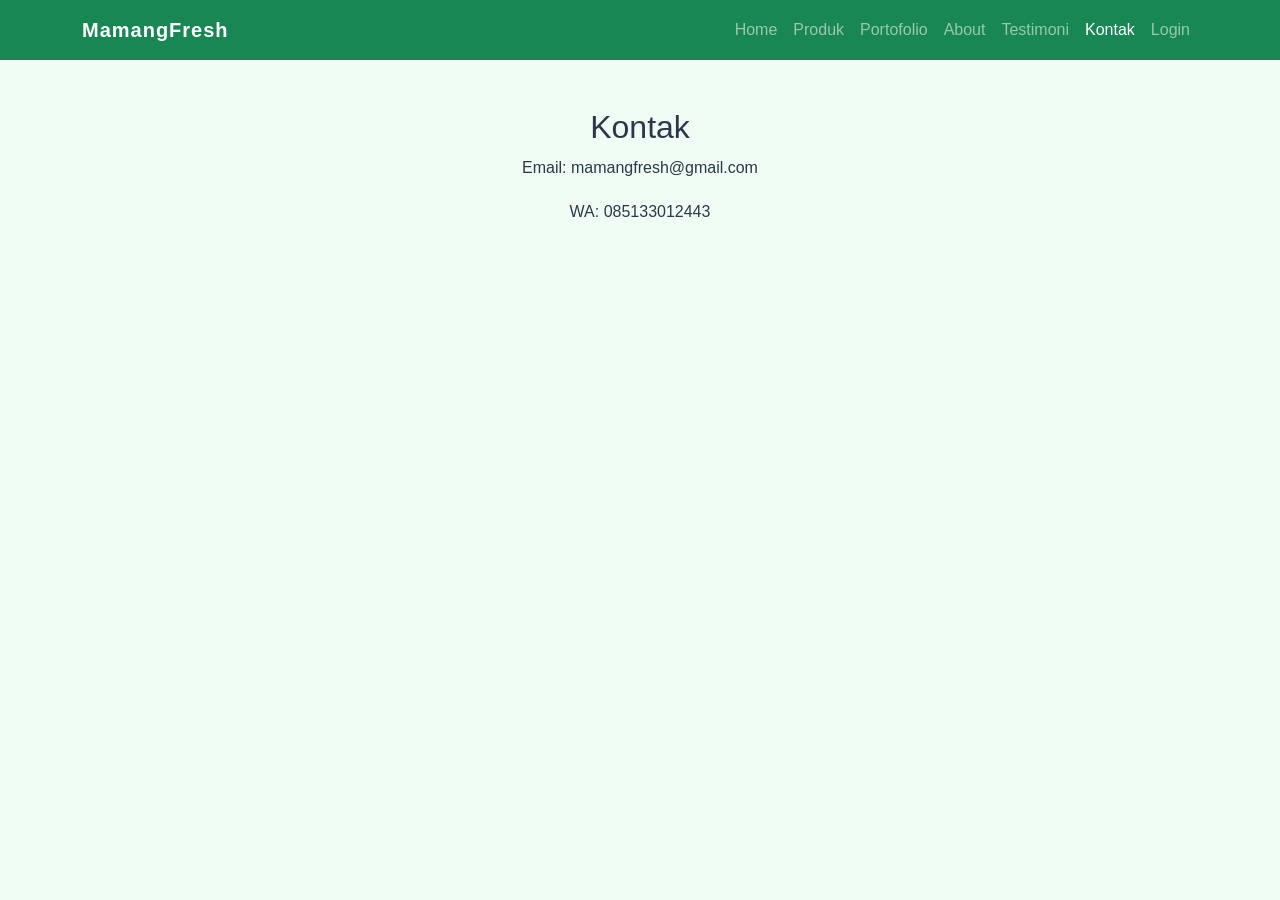
<file: contact.html>
<!doctype html>
<html>
  <head>
    <title>Kontak</title>
    <link
      href="https://cdn.jsdelivr.net/npm/bootstrap@5.3.0/dist/css/bootstrap.min.css"
      rel="stylesheet"
    />
    <link rel="stylesheet" href="style.css" />
  </head>
  <body>
    <nav class="navbar navbar-expand-lg navbar-dark bg-success">
      <div class="container">
        <a class="navbar-brand">MamangFresh</a>
        <div class="collapse navbar-collapse">
          <ul class="navbar-nav ms-auto">
            <li class="nav-item">
              <a class="nav-link" href="index.html">Home</a>
            </li>
            <li class="nav-item">
              <a class="nav-link" href="produk.html">Produk</a>
            </li>
            <li class="nav-item">
              <a class="nav-link" href="portfolio.html">Portofolio</a>
            </li>
            <li class="nav-item">
              <a class="nav-link" href="about.html">About</a>
            </li>
            <li class="nav-item">
              <a class="nav-link " href="testimoni.html">Testimoni</a>
            </li>
            <li class="nav-item">
              <a class="nav-link active" href="#">Kontak</a>
            </li>
            <li class="nav-item">
              <a class="nav-link" href="login.html">Login</a>
            </li>
          </ul>
        </div>
      </div>
    </nav>
    <div class="container mt-5 text-center">
      <h2>Kontak</h2>
      <p>Email: mamangfresh@gmail.com</p>
      <p>WA: 085133012443</p>
    </div>

  </body>
</html>
</file>
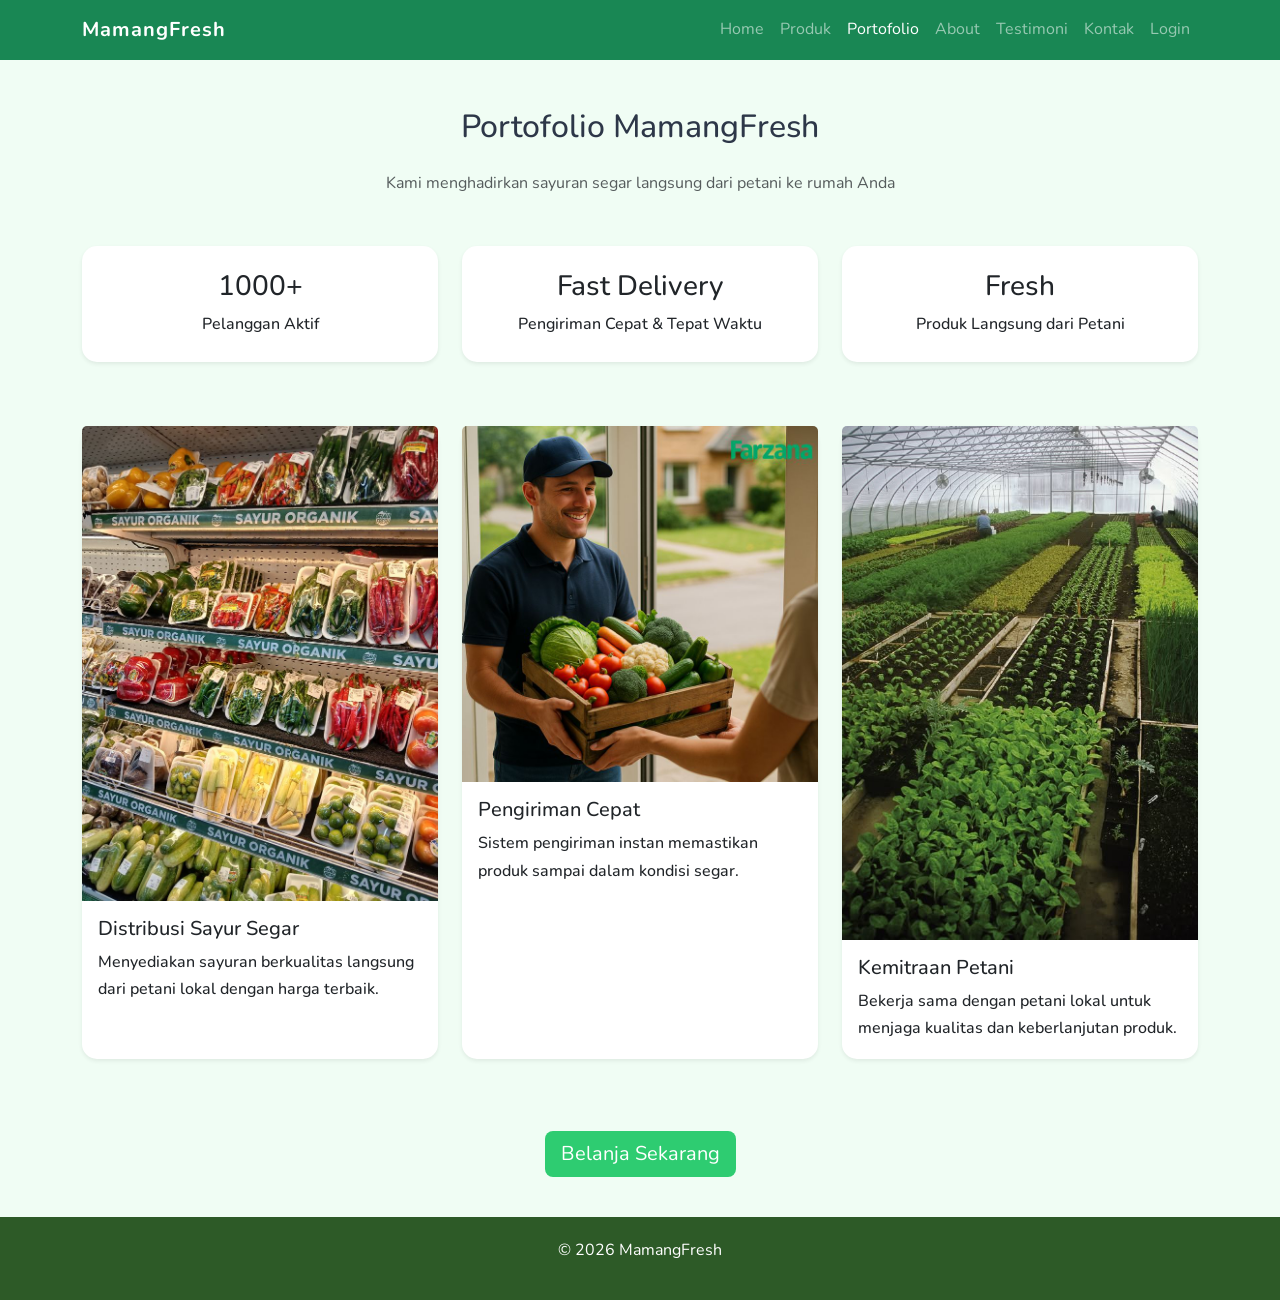
<file: portfolio.html>
<!doctype html>
<html lang="id">
  <head>
    <meta charset="UTF-8" />
    <title>Portofolio - MamangFresh</title>
    <meta name="viewport" content="width=device-width, initial-scale=1.0" />

    <link
      href="https://cdn.jsdelivr.net/npm/bootstrap@5.3.0/dist/css/bootstrap.min.css"
      rel="stylesheet"
    />

    <link
      href="https://fonts.googleapis.com/css2?family=Nunito:wght@400;600;700&display=swap"
      rel="stylesheet"
    />

    <link rel="stylesheet" href="style.css" />
  </head>

  <body>
    <!-- Navbar -->
    <nav class="navbar navbar-expand-lg navbar-dark bg-success">
      <div class="container">
        <a class="navbar-brand">MamangFresh</a>
        <div class="collapse navbar-collapse">
          <ul class="navbar-nav ms-auto">
            <li class="nav-item">
              <a class="nav-link" href="index.html">Home</a>
            </li>
            <li class="nav-item">
              <a class="nav-link" href="produk.html">Produk</a>
            </li>
            <li class="nav-item">
              <a class="nav-link active" href="portfolio.html">Portofolio</a>
            </li>
            <li class="nav-item">
              <a class="nav-link" href="about.html">About</a>
            </li>
            <li class="nav-item">
              <a class="nav-link " href="testimoni.html">Testimoni</a>
            </li>
            <li class="nav-item">
              <a class="nav-link" href="contact.html">Kontak</a>
            </li>
            <li class="nav-item">
              <a class="nav-link" href="login.html">Login</a>
            </li>
          </ul>
        </div>
      </div>
    </nav>

    <!-- Content -->
    <div class="container mt-5">
      <h2 class="text-center mb-4">Portofolio MamangFresh</h2>
      <p class="text-center text-muted mb-5">
        Kami menghadirkan sayuran segar langsung dari petani ke rumah Anda
      </p>

      <div class="row text-center mb-5">
        <div class="col-md-4 mb-3">
          <div class="card p-4 shadow-sm">
            <h3>1000+</h3>
            <p>Pelanggan Aktif</p>
          </div>
        </div>
        <div class="col-md-4 mb-3">
          <div class="card p-4 shadow-sm">
            <h3>Fast Delivery</h3>
            <p>Pengiriman Cepat & Tepat Waktu</p>
          </div>
        </div>
        <div class="col-md-4 mb-3">
          <div class="card p-4 shadow-sm">
            <h3>Fresh</h3>
            <p>Produk Langsung dari Petani</p>
          </div>
        </div>
      </div>

      <!-- distributor -->
      <div class="row">
        <div class="col-md-4 mb-4">
          <div class="card shadow-sm h-100">
            <img src="images/sayuran.jpg" class="card-img-top" />
            <div class="card-body">
              <h5 class="card-title">Distribusi Sayur Segar</h5>
              <p class="card-text">
                Menyediakan sayuran berkualitas langsung dari petani lokal
                dengan harga terbaik.
              </p>
            </div>
          </div>
        </div>

        <!-- delivery -->
        <div class="col-md-4 mb-4">
          <div class="card shadow-sm h-100">
            <img src="images/delivery.jpg" class="card-img-top" />
            <div class="card-body">
              <h5 class="card-title">Pengiriman Cepat</h5>
              <p class="card-text">
                Sistem pengiriman instan memastikan produk sampai dalam kondisi
                segar.
              </p>
            </div>
          </div>
        </div>

        <!-- mitra -->
        <div class="col-md-4 mb-4">
          <div class="card shadow-sm h-100">
            <img src="images/mitra.jpg" class="card-img-top" />
            <div class="card-body">
              <h5 class="card-title">Kemitraan Petani</h5>
              <p class="card-text">
                Bekerja sama dengan petani lokal untuk menjaga kualitas dan
                keberlanjutan produk.
              </p>
            </div>
          </div>
        </div>
      </div>

      <!-- button ke halaman produk -->
      <div class="text-center mt-5">
        <a href="produk.html" class="btn btn-success btn-lg">
          Belanja Sekarang
        </a>
      </div>
    </div>

    <!-- Footer -->
    <footer class="footer">
      <p>© 2026 MamangFresh</p>
    </footer>

  </body>
</html>
</file>
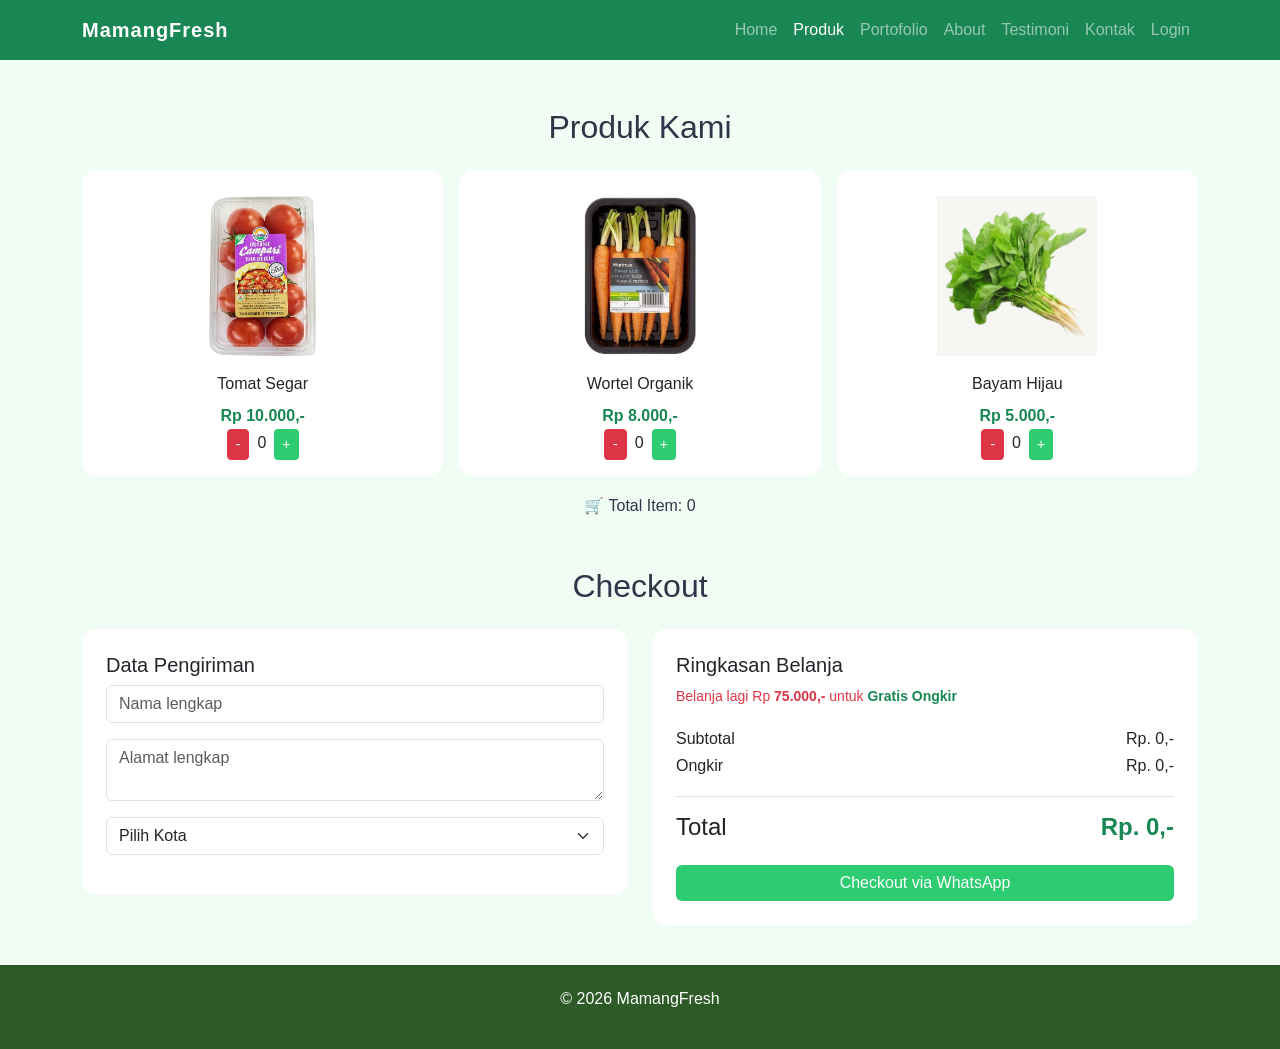
<file: produk.html>
<!doctype html>
<html lang="id">
  <head>
    <meta charset="UTF-8" />
    <title>MamangFresh - Produk</title>
    <meta name="viewport" content="width=device-width, initial-scale=1" />

    <link
      href="https://cdn.jsdelivr.net/npm/bootstrap@5.3.0/dist/css/bootstrap.min.css"
      rel="stylesheet"
    />
    <link rel="stylesheet" href="style.css" />
  </head>
  <body>
    <!-- Navbar -->
    <nav class="navbar navbar-expand-lg navbar-dark bg-success">
      <div class="container">
        <a class="navbar-brand">MamangFresh</a>
        <div class="collapse navbar-collapse">
          <ul class="navbar-nav ms-auto">
            <li class="nav-item">
              <a class="nav-link" href="index.html">Home</a>
            </li>
            <li class="nav-item">
              <a class="nav-link active" href="produk.html">Produk</a>
            </li>
            <li class="nav-item">
              <a class="nav-link" href="portfolio.html">Portofolio</a>
            </li>
            <li class="nav-item">
              <a class="nav-link" href="about.html">About</a>
            </li>
            <li class="nav-item">
              <a class="nav-link " href="testimoni.html">Testimoni</a>
            </li>
            <li class="nav-item">
              <a class="nav-link" href="contact.html">Kontak</a>
            </li>
            <li class="nav-item">
              <a class="nav-link" href="login.html">Login</a>
            </li>
          </ul>
        </div>
      </div>
    </nav>

    <!-- Poduct checkout.js yang menjalakan -->
    <div class="container mt-5">
      <h2 class="text-center mb-4">Produk Kami</h2>
      <div id="product-list" class="row g-3"></div>
    </div>

    <!-- Cart icon -->
    <div class="text-center mt-3 mb-5">
      🛒 Total Item: <span id="cart-count">0</span>
    </div>
    <div class="container mt-5">
      <h2 class="mb-4 text-center">Checkout</h2>

      <div class="row">
        <!-- Form Customer -->
        <div class="col-md-6">
          <div class="card p-4">
            <h5>Data Pengiriman</h5>

            <input
              type="text"
              id="nama"
              class="form-control mb-3"
              placeholder="Nama lengkap"
            />
            <textarea
              id="alamat"
              class="form-control mb-3"
              placeholder="Alamat lengkap"
            ></textarea>

            <select id="kota" class="form-select mb-3">
              <option value="">Pilih Kota</option>
              <option value="BogorKab">Bogor Kabupaten</option>
              <option value="BogorKot">Bogor Kota</option>
              <option value="Depok">Depok</option>
            </select>
          </div>
        </div>

        <!-- Bagian untuk detail belanja dan checkout -->
        <div class="col-md-6">
          <div class="card p-4">
            <h5>Ringkasan Belanja</h5>

            <p id="promo-info" class="text-danger small"></p>

            <ul id="cart-list" class="list-group mb-3"></ul>

            <div class="d-flex justify-content-between align-items-center">
              <span>Subtotal</span><span>Rp. <span id="subtotal">0</span></span>
            </div>
            <div class="d-flex justify-content-between align-items-center">
              <span>Ongkir</span><span>Rp. <span id="ongkir">0</span></span>
            </div>
            <h4
              class="d-flex justify-content-between align-items-center border-top pt-3 mt-3"
            >
              <span>Total</span
              ><span class="text-success fw-bold"
                >Rp. <span id="total">0</span></span
              >
            </h4>

            <button class="btn btn-success w-100 mt-3" onclick="checkoutWA()">
              Checkout via WhatsApp
            </button>
          </div>
        </div>
      </div>
    </div>

    <script src="checkout.js" defer></script>

        <!-- Footer -->
    <footer class="footer">
      <p>© 2026 MamangFresh</p>
    </footer>
  </body>
</html>
</file>
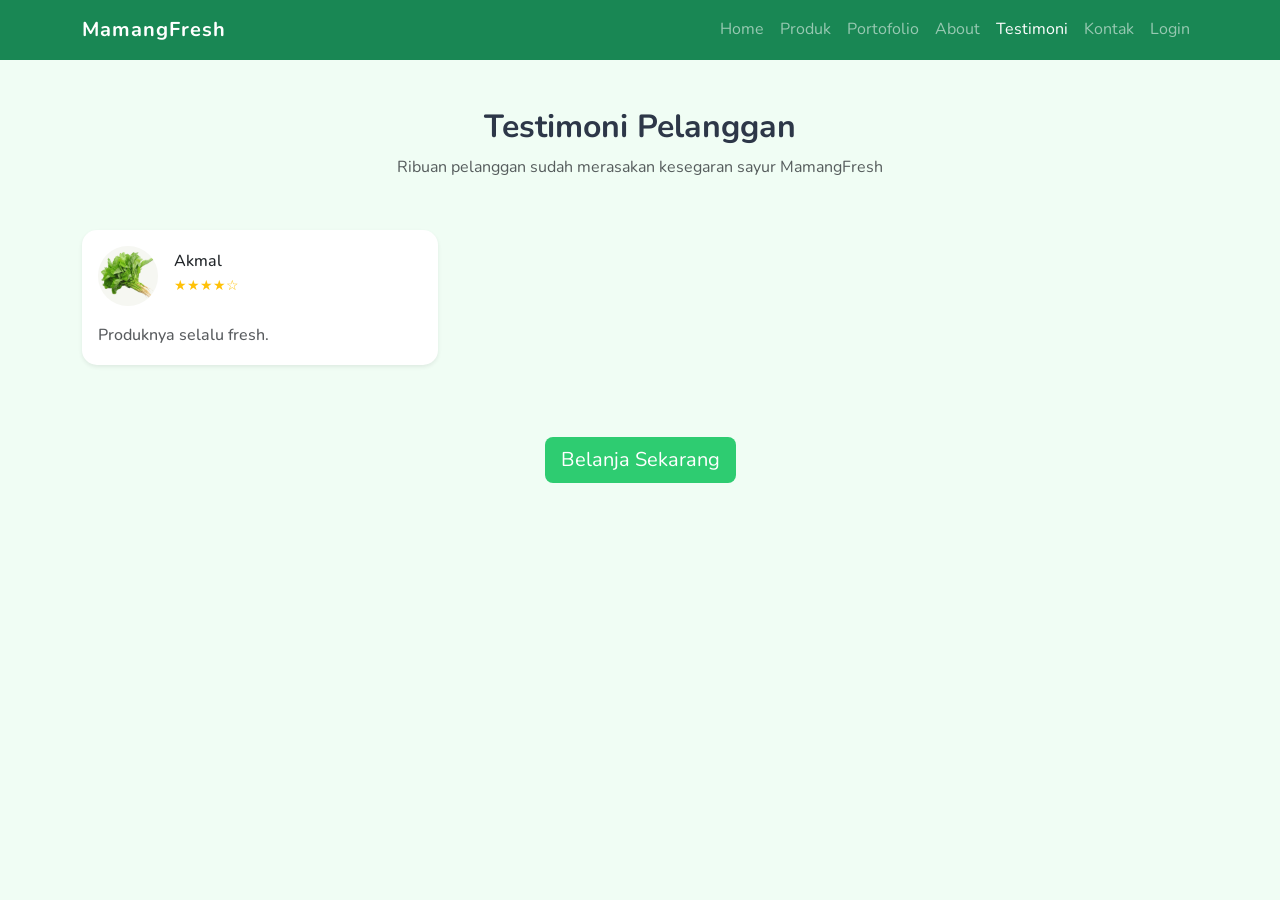
<file: testimoni.html>
<!doctype html>
<html lang="id">
  <head>
    <meta charset="UTF-8" />
    <title>Testimoni - MamangFresh</title>
    <meta name="viewport" content="width=device-width, initial-scale=1.0" />
    <link
      href="https://cdn.jsdelivr.net/npm/bootstrap@5.3.0/dist/css/bootstrap.min.css"
      rel="stylesheet"
    />
    <link
      href="https://fonts.googleapis.com/css2?family=Nunito:wght@400;600;700&display=swap"
      rel="stylesheet"
    />

    <link rel="stylesheet" href="style.css" />
  </head>

  <body>
    <!-- Navbar -->
    <nav class="navbar navbar-expand-lg navbar-dark bg-success">
      <div class="container">
        <a class="navbar-brand fw-bold">MamangFresh</a>
        <div class="collapse navbar-collapse">
          <ul class="navbar-nav ms-auto">
            <li class="nav-item">
              <a class="nav-link" href="index.html">Home</a>
            </li>
            <li class="nav-item">
              <a class="nav-link" href="produk.html">Produk</a>
            </li>
            <li class="nav-item">
              <a class="nav-link" href="portfolio.html">Portofolio</a>
            </li>
            <li class="nav-item">
              <a class="nav-link" href="about.html">About</a>
            </li>
            <li class="nav-item">
              <a class="nav-link active" href="testimoni.html">Testimoni</a>
            </li>
            <li class="nav-item">
              <a class="nav-link" href="contact.html">Kontak</a>
            </li>
            <li class="nav-item">
              <a class="nav-link" href="login.html">Login</a>
            </li>
          </ul>
        </div>
      </div>
    </nav>

    <!-- Container -->
    <div class="container mt-5">
      <div class="text-center mb-5">
        <h2 class="fw-bold">Testimoni Pelanggan</h2>
        <p class="text-muted">
          Ribuan pelanggan sudah merasakan kesegaran sayur MamangFresh
        </p>
      </div>

      <div class="row">
        <div class="col-md-4 mb-4">
          <div class="card shadow-sm p-3 h-100">
            <div class="d-flex align-items-center mb-3">
              <img
                src="images/bayam.jpg"
                class="rounded-circle me-3"
                width="60"
                height="60"
              />
              <div>
                <h6 class="mb-0">Akmal</h6>
                <small class="text-warning">★★★★☆</small>
              </div>
            </div>
            <p class="text-muted">Produknya selalu fresh.</p>
          </div>
        </div>
      </div>

      <div class="text-center mt-5">
        <a href="produk.html" class="btn btn-success btn-lg">
          Belanja Sekarang
        </a>
      </div>
    </div>
  </body>
</html>
</file>
<file: style.css>
body {
  font-family: "Nunito", sans-serif;
  font-size: 16px;
  line-height: 1.7;
  color: #2d3748;
  background-color: #f0fdf4;

  margin: 0;
  padding: 0;
}

.footer {
  background: #2d5a27;
  color: white;
  text-align: center;
  padding: 20px;
  margin-top: 40px;
}

/*Navbar*/
.navbar-brand {
  font-weight: bold;
  letter-spacing: 1px;
}

.nav-link {
  transition: 0.3s;
}

.nav-link:hover {
  color: #d4ffd4 !important;
}

/*Card product*/
.card {
  border: none;
  border-radius: 15px;
  transition: 0.3s;
}

.card:hover {
  transform: translateY(-5px);
  box-shadow: 0 10px 25px rgba(0, 0, 0, 0.1);
}

/*Button*/
.btn-success {
  background: #2ecc71;
  border: none;
}

.btn-success:hover {
  background: #27ae60;
}

/*Section*/
.section {
  padding: 60px 0;
}

/*Portofolio*/
.card p {
  margin: 0;
  font-weight: 500;
}

/*Login*/
form input {
  border-radius: 8px;
}

/*Checkout*/
.list-group-item {
  border-radius: 8px;
  margin-bottom: 5px;
}

.product-img {
  width: 100%;
  height: 180px;
  object-fit: contain;
  background: #fff;
  padding: 10px;
}
</file>
